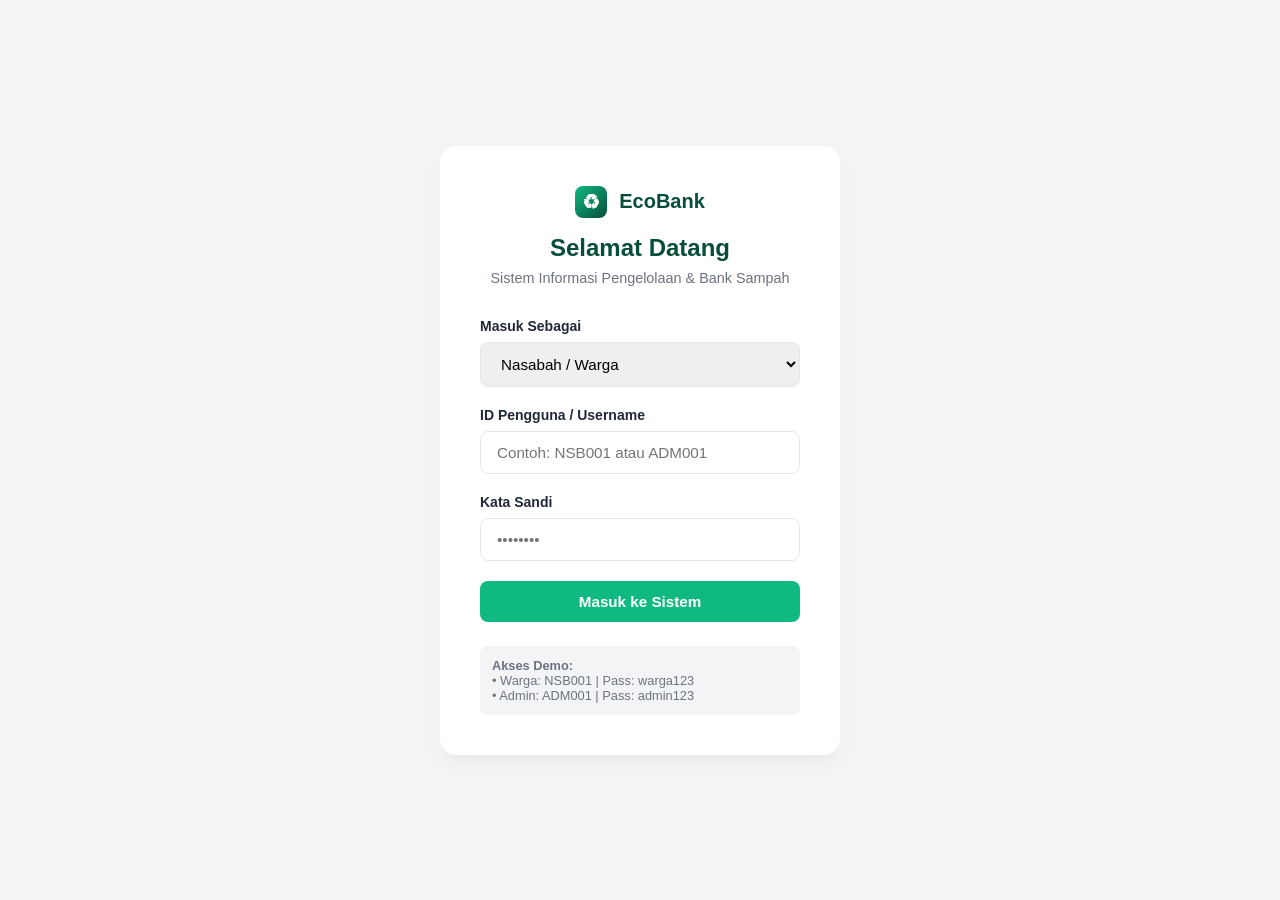
<file: index.html>
<!DOCTYPE html>
<html lang="id">
<head>
    <meta charset="UTF-8">
    <meta name="viewport" content="width=device-width, initial-scale=1.0">
    <title>EcoBank - Login Multi Role</title>
    <link rel="stylesheet" href="style.css">
</head>
<body>

    <div class="auth-container">
        <div class="auth-card">
            <div class="brand" style="justify-content: center; margin-bottom: 1rem;">
                <div class="brand-icon">♻</div>
                <span>EcoBank</span>
            </div>
            <h2>Selamat Datang</h2>
            <p>Sistem Informasi Pengelolaan & Bank Sampah</p>

            <form id="formLogin">
                <div class="form-group">
                    <label for="roleSelect">Masuk Sebagai</label>
                    <select id="roleSelect" class="form-control" required>
                        <option value="nasabah">Nasabah / Warga</option>
                        <option value="admin">Petugas / Pengurus Bank Sampah</option>
                    </select>
                </div>

                <div class="form-group">
                    <label for="username">ID Pengguna / Username</label>
                    <input type="text" id="username" class="form-control" placeholder="Contoh: NSB001 atau ADM001" required>
                </div>

                <div class="form-group">
                    <label for="password">Kata Sandi</label>
                    <input type="password" id="password" class="form-control" placeholder="••••••••" required>
                </div>

                <button type="submit" class="btn btn-primary">Masuk ke Sistem</button>
            </form>
            
            <div style="margin-top: 1.5rem; font-size: 0.8rem; color: var(--text-muted); background: #f3f4f6; padding: 0.75rem; border-radius: 8px;">
                <strong>Akses Demo:</strong><br>
                • Warga: NSB001 | Pass: warga123<br>
                • Admin: ADM001 | Pass: admin123
            </div>
        </div>
    </div>

    <script src="script.js"></script>
</body>
</html>
</file>
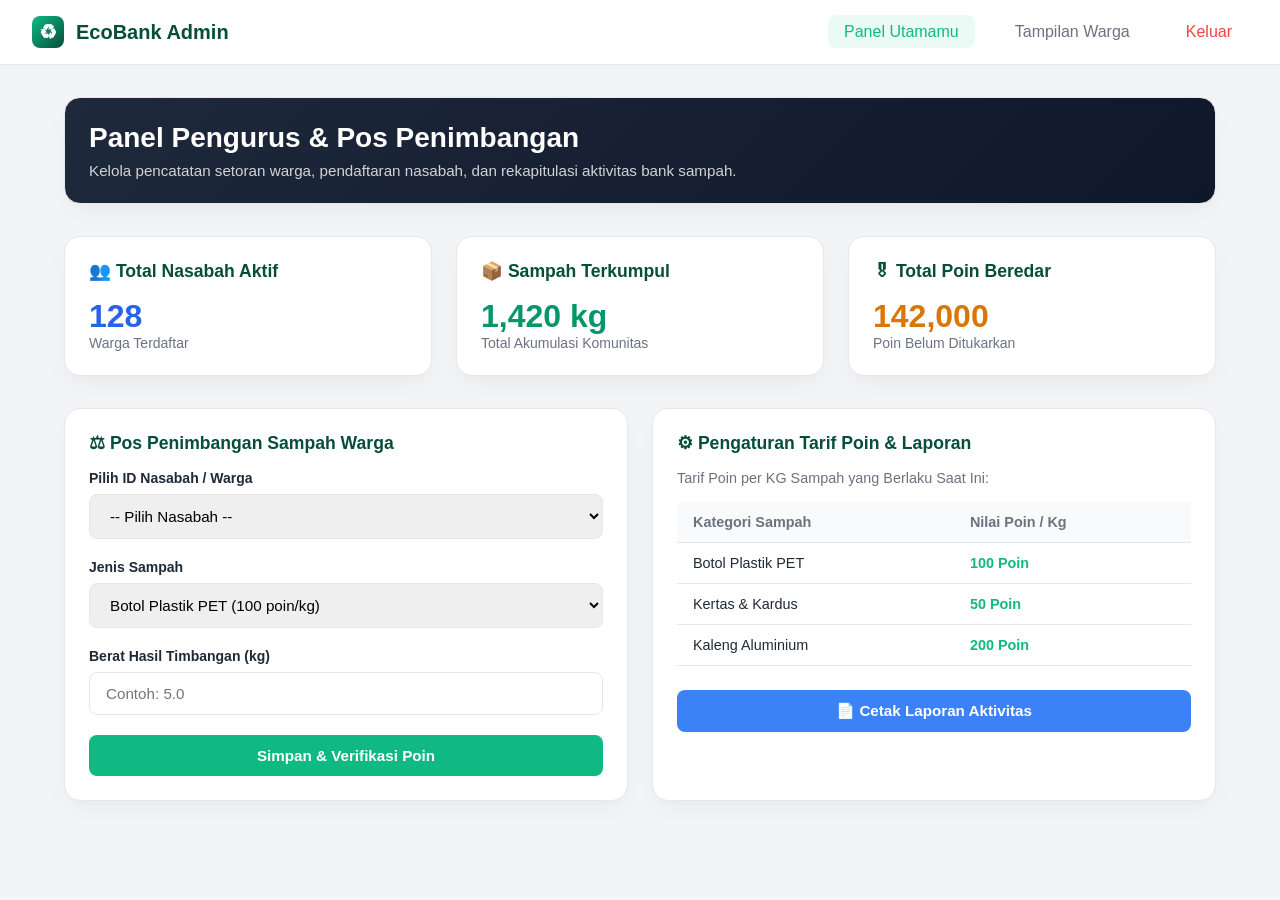
<file: admin.html>
<!DOCTYPE html>
<html lang="id">
<head>
    <meta charset="UTF-8">
    <meta name="viewport" content="width=device-width, initial-scale=1.0">
    <title>Panel Pengurus - EcoBank</title>
    <link rel="stylesheet" href="style.css">
</head>
<body>

    <nav class="navbar">
        <div class="brand">
            <div class="brand-icon">♻</div>
            <span>EcoBank Admin</span>
        </div>
        <ul class="nav-links">
            <li><a href="admin.html" class="active">Panel Utamamu</a></li>
            <li><a href="dashboard.html">Tampilan Warga</a></li>
            <li><a href="index.html" style="color: #ef4444;">Keluar</a></li>
        </ul>
    </nav>

    <div class="container">
        <!-- Hero Admin -->
        <div class="card hero-card" style="background: linear-gradient(135deg, #1e293b, #0f172a);">
            <h1>Panel Pengurus & Pos Penimbangan</h1>
            <p>Kelola pencatatan setoran warga, pendaftaran nasabah, dan rekapitulasi aktivitas bank sampah.</p>
        </div>

        <!-- Statistik Global Komunitas -->
        <div class="grid-3">
            <div class="card">
                <div class="card-title">👥 Total Nasabah Aktif</div>
                <div class="stat-value" style="color: #2563eb;">128</div>
                <div class="stat-label">Warga Terdaftar</div>
            </div>
            <div class="card">
                <div class="card-title">📦 Sampah Terkumpul</div>
                <div class="stat-value" style="color: #059669;">1,420 kg</div>
                <div class="stat-label">Total Akumulasi Komunitas</div>
            </div>
            <div class="card">
                <div class="card-title">🎖 Total Poin Beredar</div>
                <div class="stat-value" style="color: #d97706;">142,000</div>
                <div class="stat-label">Poin Belum Ditukarkan</div>
            </div>
        </div>

        <div class="grid-2">
            <!-- Form Pos Penimbangan Langsung oleh Petugas -->
            <div class="card">
                <div class="card-title">⚖ Pos Penimbangan Sampah Warga</div>
                <form id="formAdminInput" onsubmit="event.preventDefault(); alert('Setoran berhasil ditambahkan ke akun warga!');">
                    <div class="form-group">
                        <label for="idNasabah">Pilih ID Nasabah / Warga</label>
                        <select id="idNasabah" class="form-control" required>
                            <option value="">-- Pilih Nasabah --</option>
                            <option value="NSB001">NSB001 - Budi Santoso</option>
                            <option value="NSB002">NSB002 - Siti Rahma</option>
                            <option value="NSB003">NSB003 - Ahmad Fauzi</option>
                        </select>
                    </div>

                    <div class="form-group">
                        <label for="adminJenis">Jenis Sampah</label>
                        <select id="adminJenis" class="form-control" required>
                            <option value="Plastik PET">Botol Plastik PET (100 poin/kg)</option>
                            <option value="Kardus Bekas">Kertas & Kardus (50 poin/kg)</option>
                            <option value="Kaleng Aluminium">Kaleng Aluminium (200 poin/kg)</option>
                        </select>
                    </div>

                    <div class="form-group">
                        <label for="adminBerat">Berat Hasil Timbangan (kg)</label>
                        <input type="number" step="0.1" id="adminBerat" class="form-control" placeholder="Contoh: 5.0" required>
                    </div>

                    <button type="submit" class="btn btn-primary">Simpan & Verifikasi Poin</button>
                </form>
            </div>

            <!-- Rekapitulasi & Tarif Poin -->
            <div class="card">
                <div class="card-title">⚙ Pengaturan Tarif Poin & Laporan</div>
                <p style="font-size: 0.9rem; color: var(--text-muted); margin-bottom: 1rem;">
                    Tarif Poin per KG Sampah yang Berlaku Saat Ini:
                </p>
                <div class="table-responsive" style="margin-bottom: 1.5rem;">
                    <table>
                        <thead>
                            <tr>
                                <th>Kategori Sampah</th>
                                <th>Nilai Poin / Kg</th>
                            </tr>
                        </thead>
                        <tbody>
                            <tr>
                                <td>Botol Plastik PET</td>
                                <td><strong style="color: var(--primary-color);">100 Poin</strong></td>
                            </tr>
                            <tr>
                                <td>Kertas & Kardus</td>
                                <td><strong style="color: var(--primary-color);">50 Poin</strong></td>
                            </tr>
                            <tr>
                                <td>Kaleng Aluminium</td>
                                <td><strong style="color: var(--primary-color);">200 Poin</strong></td>
                            </tr>
                        </tbody>
                    </table>
                </div>

                <button class="btn btn-primary" onclick="alert('Laporan Aktivitas Bank Sampah berhasil dicetak!')" style="background-color: #3b82f6;">
                    📄 Cetak Laporan Aktivitas
                </button>
            </div>
        </div>
    </div>

    <script src="script.js"></script>
</body>
</html>
</file>
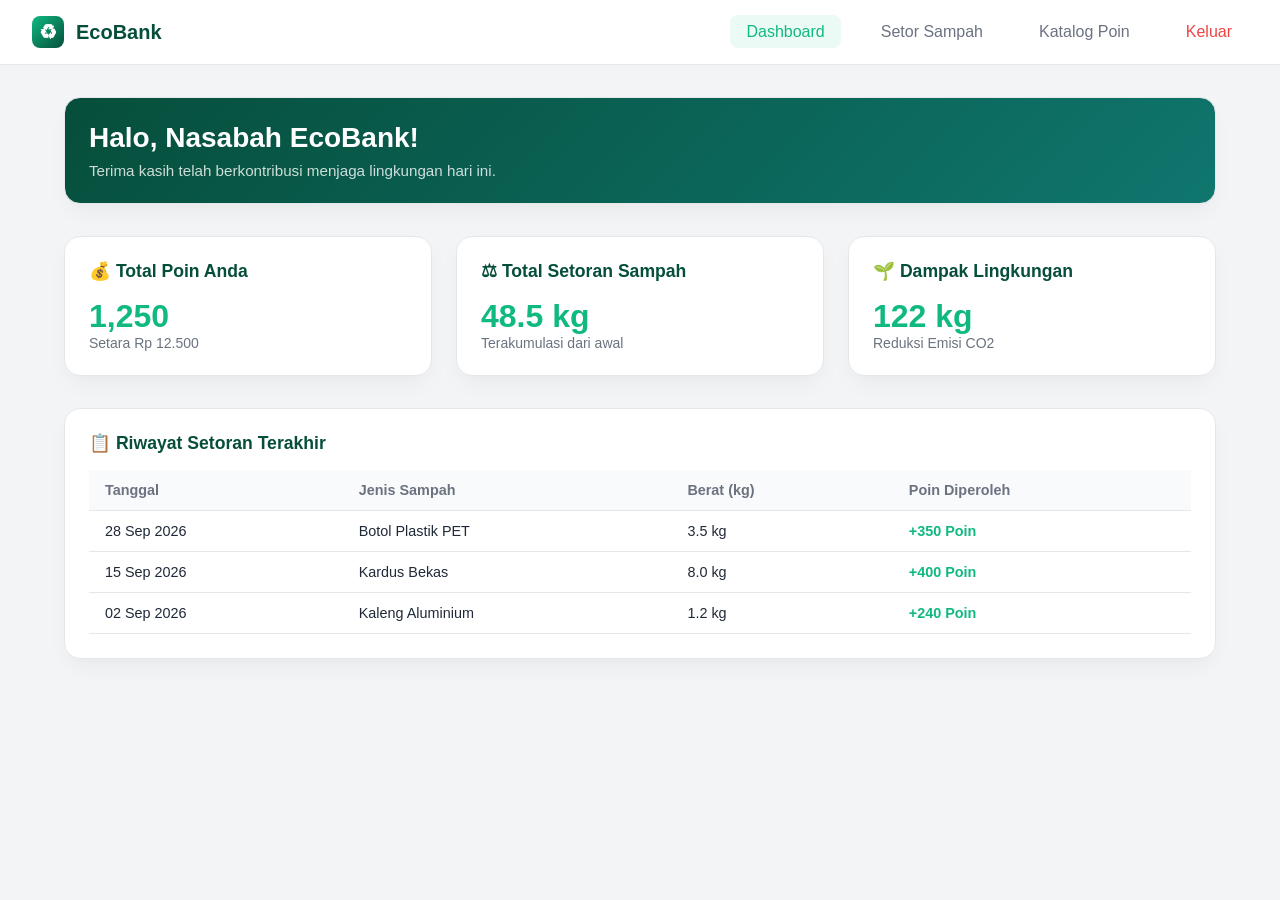
<file: dashboard.html>
<!DOCTYPE html>
<html lang="id">
<head>
    <meta charset="UTF-8">
    <meta name="viewport" content="width=device-width, initial-scale=1.0">
    <title>Dashboard - Bank Sampah Komunitas</title>
    <link rel="stylesheet" href="style.css">
</head>
<body>

    <nav class="navbar">
        <div class="brand">
            <div class="brand-icon">♻</div>
            <span>EcoBank</span>
        </div>
        <ul class="nav-links">
            <li><a href="dashboard.html" class="active">Dashboard</a></li>
            <li><a href="setoran.html">Setor Sampah</a></li>
            <li><a href="redeem.html">Katalog Poin</a></li>
            <li><a href="index.html" style="color: #ef4444;">Keluar</a></li>
        </ul>
    </nav>

    <div class="container">
        <!-- Hero Welcome -->
        <div class="card hero-card">
            <h1>Halo, Nasabah EcoBank!</h1>
            <p>Terima kasih telah berkontribusi menjaga lingkungan hari ini.</p>
        </div>

        <!-- Dashboard Stat Cards -->
        <div class="grid-3">
            <div class="card">
                <div class="card-title">💰 Total Poin Anda</div>
                <div class="stat-value">1,250</div>
                <div class="stat-label">Setara Rp 12.500</div>
            </div>
            <div class="card">
                <div class="card-title">⚖ Total Setoran Sampah</div>
                <div class="stat-value">48.5 kg</div>
                <div class="stat-label">Terakumulasi dari awal</div>
            </div>
            <div class="card">
                <div class="card-title">🌱 Dampak Lingkungan</div>
                <div class="stat-value">122 kg</div>
                <div class="stat-label">Reduksi Emisi CO2</div>
            </div>
        </div>

        <!-- Recent Activity Table -->
        <div class="card">
            <div class="card-title">📋 Riwayat Setoran Terakhir</div>
            <div class="table-responsive">
                <table>
                    <thead>
                        <tr>
                            <th>Tanggal</th>
                            <th>Jenis Sampah</th>
                            <th>Berat (kg)</th>
                            <th>Poin Diperoleh</th>
                        </tr>
                    </thead>
                    <tbody id="riwayatTbody">
                        <!-- Data riwayat akan dimuat secara dinamis dari JavaScript -->
                    </tbody>
                </table>
            </div>
        </div>
    </div>

    <script src="script.js"></script>
</body>
</html>
</file>
<file: style.css>
/* Reset & Base Styles */
* {
    margin: 0;
    padding: 0;
    box-sizing: border-box;
    font-family: 'Segoe UI', Tahoma, Geneva, Verdana, sans-serif;
}

:root {
    --primary-color: #10b981;
    --primary-hover: #059669;
    --secondary-color: #064e3b;
    --bg-color: #f3f4f6;
    --card-bg: #ffffff;
    --text-main: #1f2937;
    --text-muted: #6b7280;
    --border-color: #e5e7eb;
    --shadow: 0 10px 25px -5px rgba(0, 0, 0, 0.05), 0 8px 10px -6px rgba(0, 0, 0, 0.01);
}

body {
    background-color: var(--bg-color);
    color: var(--text-main);
    min-height: 100vh;
    display: flex;
    flex-direction: column;
}

/* Header & Navigation */
.navbar {
    background-color: var(--card-bg);
    border-bottom: 1px solid var(--border-color);
    padding: 1rem 2rem;
    display: flex;
    justify-content: space-between;
    align-items: center;
    position: sticky;
    top: 0;
    z-index: 100;
}

.brand {
    display: flex;
    align-items: center;
    gap: 0.75rem;
    font-weight: 700;
    font-size: 1.25rem;
    color: var(--secondary-color);
}

.brand-icon {
    width: 32px;
    height: 32px;
    background: linear-gradient(135deg, var(--primary-color), var(--secondary-color));
    border-radius: 8px;
    display: flex;
    align-items: center;
    justify-content: center;
    color: white;
}

.nav-links {
    display: flex;
    gap: 1.5rem;
    list-style: none;
}

.nav-links a {
    text-decoration: none;
    color: var(--text-muted);
    font-weight: 500;
    padding: 0.5rem 1rem;
    border-radius: 8px;
    transition: all 0.2s ease;
}

.nav-links a:hover,
.nav-links a.active {
    color: var(--primary-color);
    background-color: rgba(16, 185, 129, 0.08);
}

/* Auth Layout (Login) */
.auth-container {
    flex: 1;
    display: flex;
    justify-content: center;
    align-items: center;
    padding: 2rem;
}

.auth-card {
    background: var(--card-bg);
    width: 100%;
    max-width: 400px;
    padding: 2.5rem;
    border-radius: 16px;
    box-shadow: var(--shadow);
}

.auth-card h2 {
    color: var(--secondary-color);
    margin-bottom: 0.5rem;
    text-align: center;
}

.auth-card p {
    color: var(--text-muted);
    text-align: center;
    margin-bottom: 2rem;
    font-size: 0.9rem;
}

/* Main Container & Grid */
.container {
    max-width: 1200px;
    margin: 2rem auto;
    padding: 0 1.5rem;
    flex: 1;
    width: 100%;
}

.grid-3 {
    display: grid;
    grid-template-columns: repeat(auto-fit, minmax(280px, 1fr));
    gap: 1.5rem;
    margin-bottom: 2rem;
}

.grid-2 {
    display: grid;
    grid-template-columns: repeat(auto-fit, minmax(350px, 1fr));
    gap: 1.5rem;
}

/* Cards & Components */
.card {
    background: var(--card-bg);
    border-radius: 16px;
    padding: 1.5rem;
    box-shadow: var(--shadow);
    border: 1px solid var(--border-color);
}

.card-title {
    font-size: 1.1rem;
    font-weight: 600;
    color: var(--secondary-color);
    margin-bottom: 1rem;
    display: flex;
    align-items: center;
    gap: 0.5rem;
}

.stat-value {
    font-size: 2rem;
    font-weight: 700;
    color: var(--primary-color);
}

.stat-label {
    color: var(--text-muted);
    font-size: 0.875rem;
}

/* Hero Section */
.hero-card {
    background: linear-gradient(135deg, var(--secondary-color), #0f766e);
    color: white;
    position: relative;
    overflow: hidden;
    margin-bottom: 2rem;
}

.hero-card h1 {
    font-size: 1.75rem;
    margin-bottom: 0.5rem;
}

.hero-card p {
    color: rgba(255, 255, 255, 0.8);
    font-size: 0.95rem;
}

/* Forms & Inputs */
.form-group {
    margin-bottom: 1.25rem;
}

.form-group label {
    display: block;
    margin-bottom: 0.5rem;
    font-size: 0.875rem;
    font-weight: 600;
    color: var(--text-main);
}

.form-control {
    width: 100%;
    padding: 0.75rem 1rem;
    border: 1px solid var(--border-color);
    border-radius: 8px;
    font-size: 0.95rem;
    outline: none;
    transition: border-color 0.2s;
}

.form-control:focus {
    border-color: var(--primary-color);
}

/* Buttons */
.btn {
    display: inline-block;
    width: 100%;
    padding: 0.75rem 1.5rem;
    border: none;
    border-radius: 8px;
    font-weight: 600;
    font-size: 0.95rem;
    cursor: pointer;
    transition: background-color 0.2s;
    text-align: center;
    text-decoration: none;
}

.btn-primary {
    background-color: var(--primary-color);
    color: white;
}

.btn-primary:hover {
    background-color: var(--primary-hover);
}

/* Catalog / Redeem Cards */
.catalog-grid {
    display: grid;
    grid-template-columns: repeat(auto-fill, minmax(240px, 1fr));
    gap: 1.5rem;
}

.item-card {
    background: var(--card-bg);
    border-radius: 12px;
    overflow: hidden;
    border: 1px solid var(--border-color);
    box-shadow: var(--shadow);
    display: flex;
    flex-direction: column;
}

.item-img {
    width: 100%;
    height: 160px;
    object-fit: cover;
    background-color: #e5e7eb;
}

.item-content {
    padding: 1rem;
    flex: 1;
    display: flex;
    flex-direction: column;
    justify-content: space-between;
}

.item-title {
    font-weight: 600;
    font-size: 1rem;
    margin-bottom: 0.25rem;
}

.item-cost {
    color: var(--primary-color);
    font-weight: 700;
    margin-bottom: 1rem;
}

/* Tables */
.table-responsive {
    overflow-x: auto;
}

table {
    width: 100%;
    border-collapse: collapse;
    text-align: left;
}

th, td {
    padding: 0.75rem 1rem;
    border-bottom: 1px solid var(--border-color);
    font-size: 0.9rem;
}

th {
    background-color: #f9fafb;
    color: var(--text-muted);
    font-weight: 600;
}
</file>
